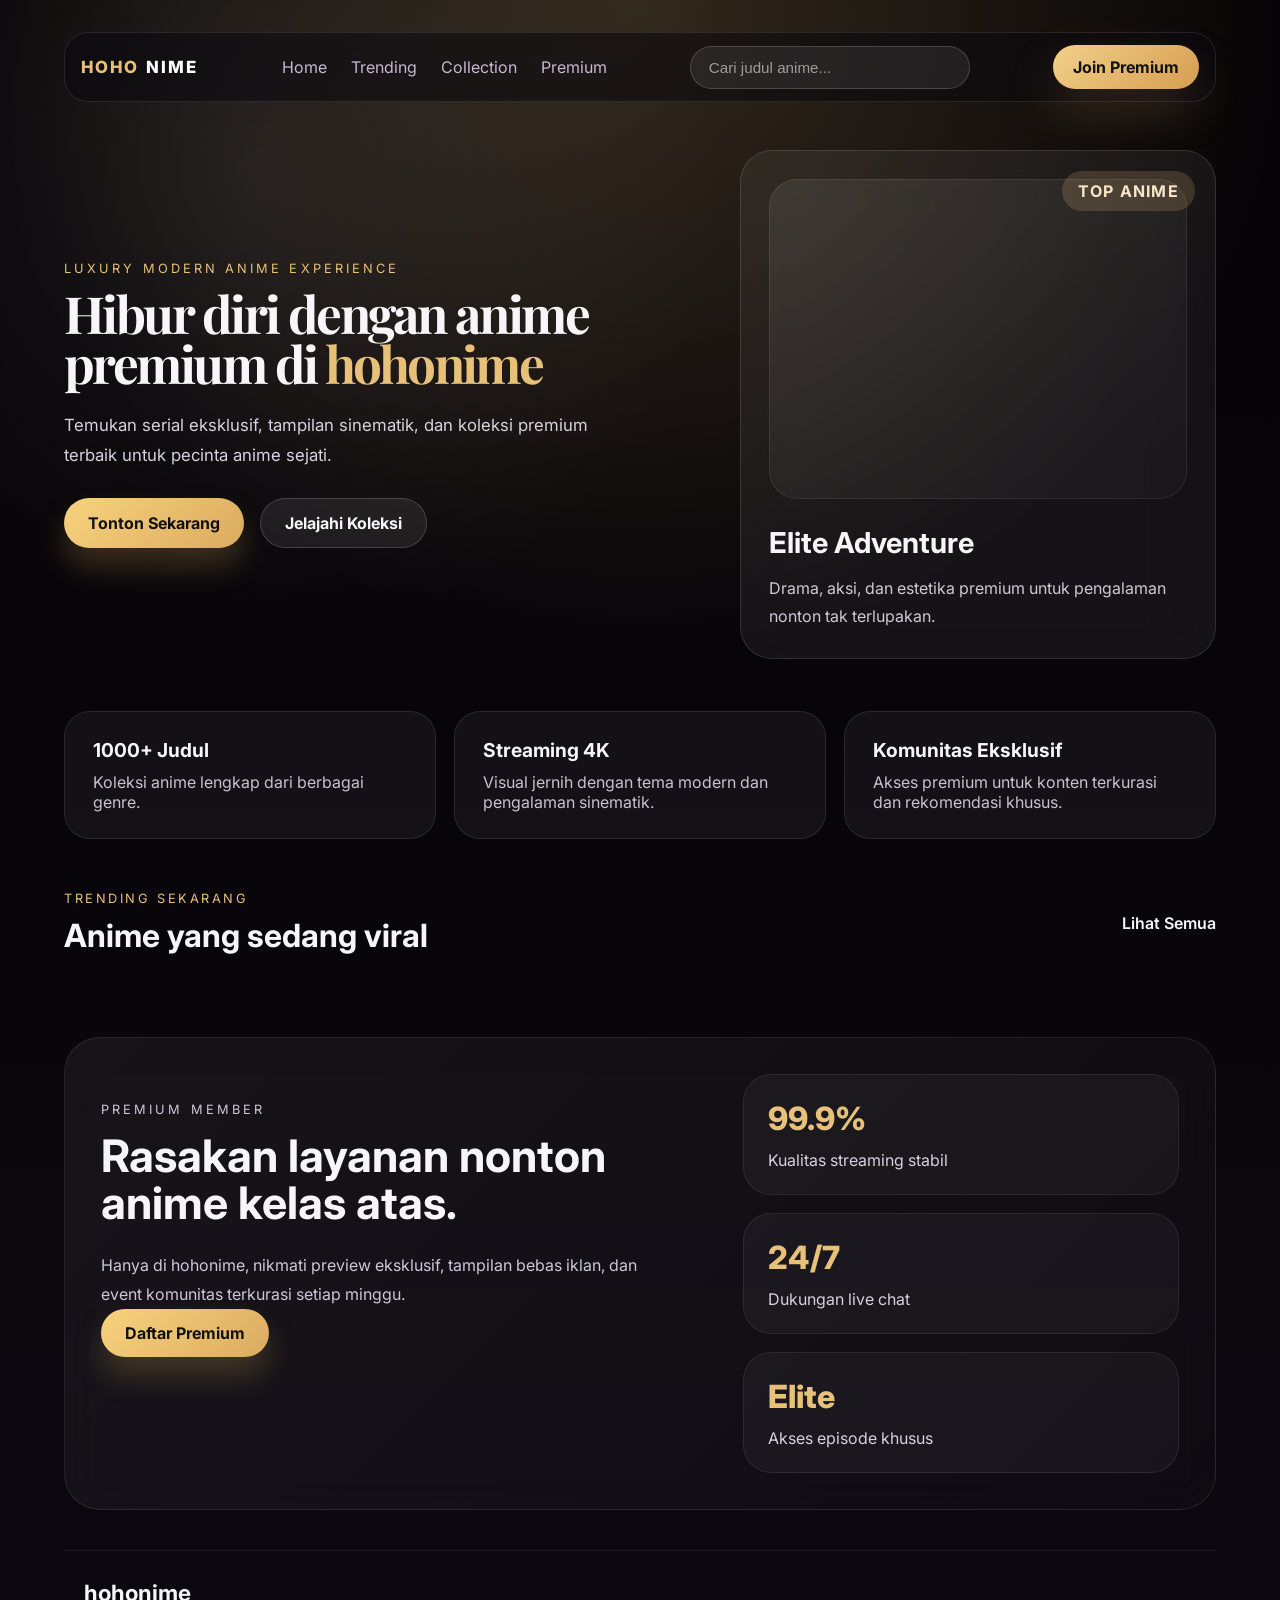
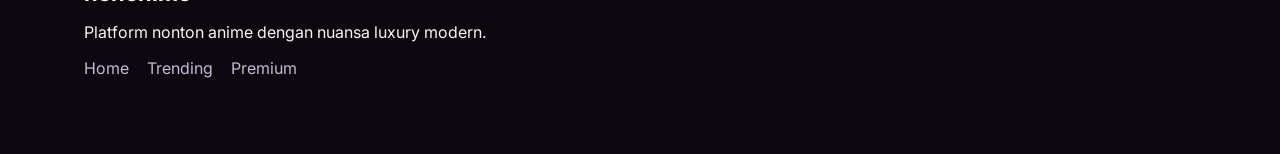
<file: index.html>
<!DOCTYPE html>
<html lang="id">
<head>
  <meta charset="UTF-8" />
  <meta name="viewport" content="width=device-width, initial-scale=1.0" />
  <title>hohonime | Nonton Anime Luxury Modern</title>
  <link rel="preconnect" href="https://fonts.googleapis.com" />
  <link rel="preconnect" href="https://fonts.gstatic.com" crossorigin />
  <link href="https://fonts.googleapis.com/css2?family=Inter:wght@400;500;600;700;800&family=Playfair+Display:wght@600;700;800&display=swap" rel="stylesheet" />
  <link rel="stylesheet" href="styles.css" />
</head>
<body>
  <div class="page-shell">
    <header class="topbar">
      <div class="brand">
        <span class="brand-mark">hoho</span>
        <span class="brand-name">nime</span>
      </div>
      <nav class="nav-links">
        <a href="index.html">Home</a>
        <a href="trending.html">Trending</a>
        <a href="collection.html">Collection</a>
        <a href="premium.html">Premium</a>
      </nav>
      <form class="search-bar" action="search.html" method="get">
        <input type="search" name="q" placeholder="Cari judul anime..." aria-label="Search anime" />
      </form>
      <a href="premium.html" class="cta-btn">Join Premium</a>
    </header>

    <main>
      <section class="hero" id="home">
        <div class="hero-copy">
          <p class="eyebrow">Luxury modern anime experience</p>
          <h1>Hibur diri dengan anime premium di <span>hohonime</span></h1>
          <p class="hero-description">Temukan serial eksklusif, tampilan sinematik, dan koleksi premium terbaik untuk pecinta anime sejati.</p>
          <div class="hero-actions">
            <a href="trending.html" class="button primary">Tonton Sekarang</a>
            <a href="collection.html" class="button secondary">Jelajahi Koleksi</a>
          </div>
        </div>
        <div class="hero-card" id="home-hero-card">
          <div class="hero-badge">Top Anime</div>
          <div class="card-image" id="home-hero-image"></div>
          <div class="card-info">
            <h2 id="home-hero-title">Elite Adventure</h2>
            <p id="home-hero-desc">Drama, aksi, dan estetika premium untuk pengalaman nonton tak terlupakan.</p>
          </div>
        </div>
      </section>

      <section class="feature-strip">
        <div>
          <h3>1000+ Judul</h3>
          <p>Koleksi anime lengkap dari berbagai genre.</p>
        </div>
        <div>
          <h3>Streaming 4K</h3>
          <p>Visual jernih dengan tema modern dan pengalaman sinematik.</p>
        </div>
        <div>
          <h3>Komunitas Eksklusif</h3>
          <p>Akses premium untuk konten terkurasi dan rekomendasi khusus.</p>
        </div>
      </section>

      <section class="grid-section" id="trending">
        <div class="section-header">
          <div>
            <p class="section-title">Trending Sekarang</p>
            <h2>Anime yang sedang viral</h2>
          </div>
          <a href="collection.html" class="view-all">Lihat Semua</a>
        </div>
        <div class="card-grid" id="home-trending-grid"></div>
      </section>

      <section class="highlight-section" id="premium">
        <div class="highlight-copy">
          <p class="eyebrow">Premium Member</p>
          <h2>Rasakan layanan nonton anime kelas atas.</h2>
          <p>Hanya di hohonime, nikmati preview eksklusif, tampilan bebas iklan, dan event komunitas terkurasi setiap minggu.</p>
          <a href="#" class="button primary">Daftar Premium</a>
        </div>
        <div class="highlight-stats">
          <div>
            <span>99.9%</span>
            <p>Kualitas streaming stabil</p>
          </div>
          <div>
            <span>24/7</span>
            <p>Dukungan live chat</p>
          </div>
          <div>
            <span>Elite</span>
            <p>Akses episode khusus</p>
          </div>
        </div>
      </section>
    </main>

    <footer class="footer">
      <div>
        <p class="brand-footer">hohonime</p>
        <p>Platform nonton anime dengan nuansa luxury modern.</p>
      </div>
      <div class="footer-links">
        <a href="index.html">Home</a>
        <a href="trending.html">Trending</a>
        <a href="premium.html">Premium</a>
      </div>
    </footer>
  </div>
  <script src="app.js"></script>
</body>
</html>
</file>
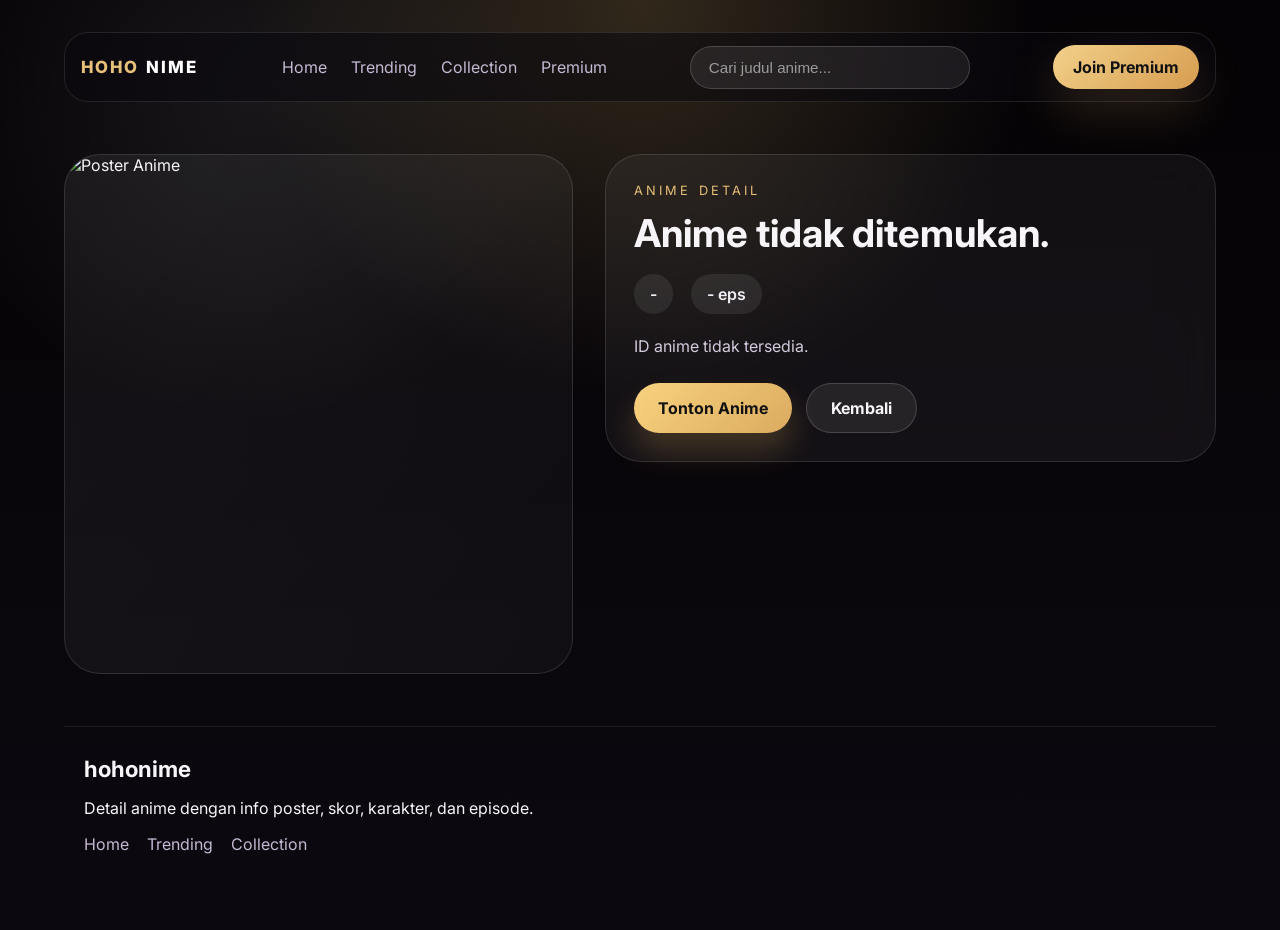
<file: anime.html>
<!DOCTYPE html>
<html lang="id">
<head>
  <meta charset="UTF-8" />
  <meta name="viewport" content="width=device-width, initial-scale=1.0" />
  <title>hohonime | Anime Detail</title>
  <link rel="preconnect" href="https://fonts.googleapis.com" />
  <link rel="preconnect" href="https://fonts.gstatic.com" crossorigin />
  <link href="https://fonts.googleapis.com/css2?family=Inter:wght@400;500;600;700;800&family=Playfair+Display:wght@600;700;800&display=swap" rel="stylesheet" />
  <link rel="stylesheet" href="styles.css" />
</head>
<body>
  <div class="page-shell">
    <header class="topbar">
      <div class="brand">
        <span class="brand-mark">hoho</span>
        <span class="brand-name">nime</span>
      </div>
      <nav class="nav-links">
        <a href="index.html">Home</a>
        <a href="trending.html">Trending</a>
        <a href="collection.html">Collection</a>
        <a href="premium.html">Premium</a>
      </nav>
      <form class="search-bar" action="search.html" method="get">
        <input type="search" name="q" placeholder="Cari judul anime..." aria-label="Search anime" />
      </form>
      <a href="premium.html" class="cta-btn">Join Premium</a>
    </header>

    <main>
      <section class="anime-detail-hero">
        <div class="detail-poster" id="anime-poster">
          <img id="anime-poster-img" alt="Poster Anime" />
        </div>
        <div class="detail-copy">
          <p class="eyebrow" id="anime-type">Anime Detail</p>
          <h1 id="anime-title">Loading...</h1>
          <div class="detail-meta">
            <span id="anime-score">-</span>
            <span id="anime-episodes">- eps</span>
          </div>
          <p class="detail-description" id="anime-synopsis">Menunggu data anime...</p>
          <div class="detail-characters" id="anime-characters"></div>
          <div class="detail-actions">
            <a id="watch-button" href="#" class="button primary">Tonton Anime</a>
            <a href="javascript:history.back()" class="button secondary">Kembali</a>
          </div>
        </div>
      </section>
    </main>

    <footer class="footer">
      <div>
        <p class="brand-footer">hohonime</p>
        <p>Detail anime dengan info poster, skor, karakter, dan episode.</p>
      </div>
      <div class="footer-links">
        <a href="index.html">Home</a>
        <a href="trending.html">Trending</a>
        <a href="collection.html">Collection</a>
      </div>
    </footer>
  </div>
  <script src="app.js"></script>
</body>
</html>
</file>
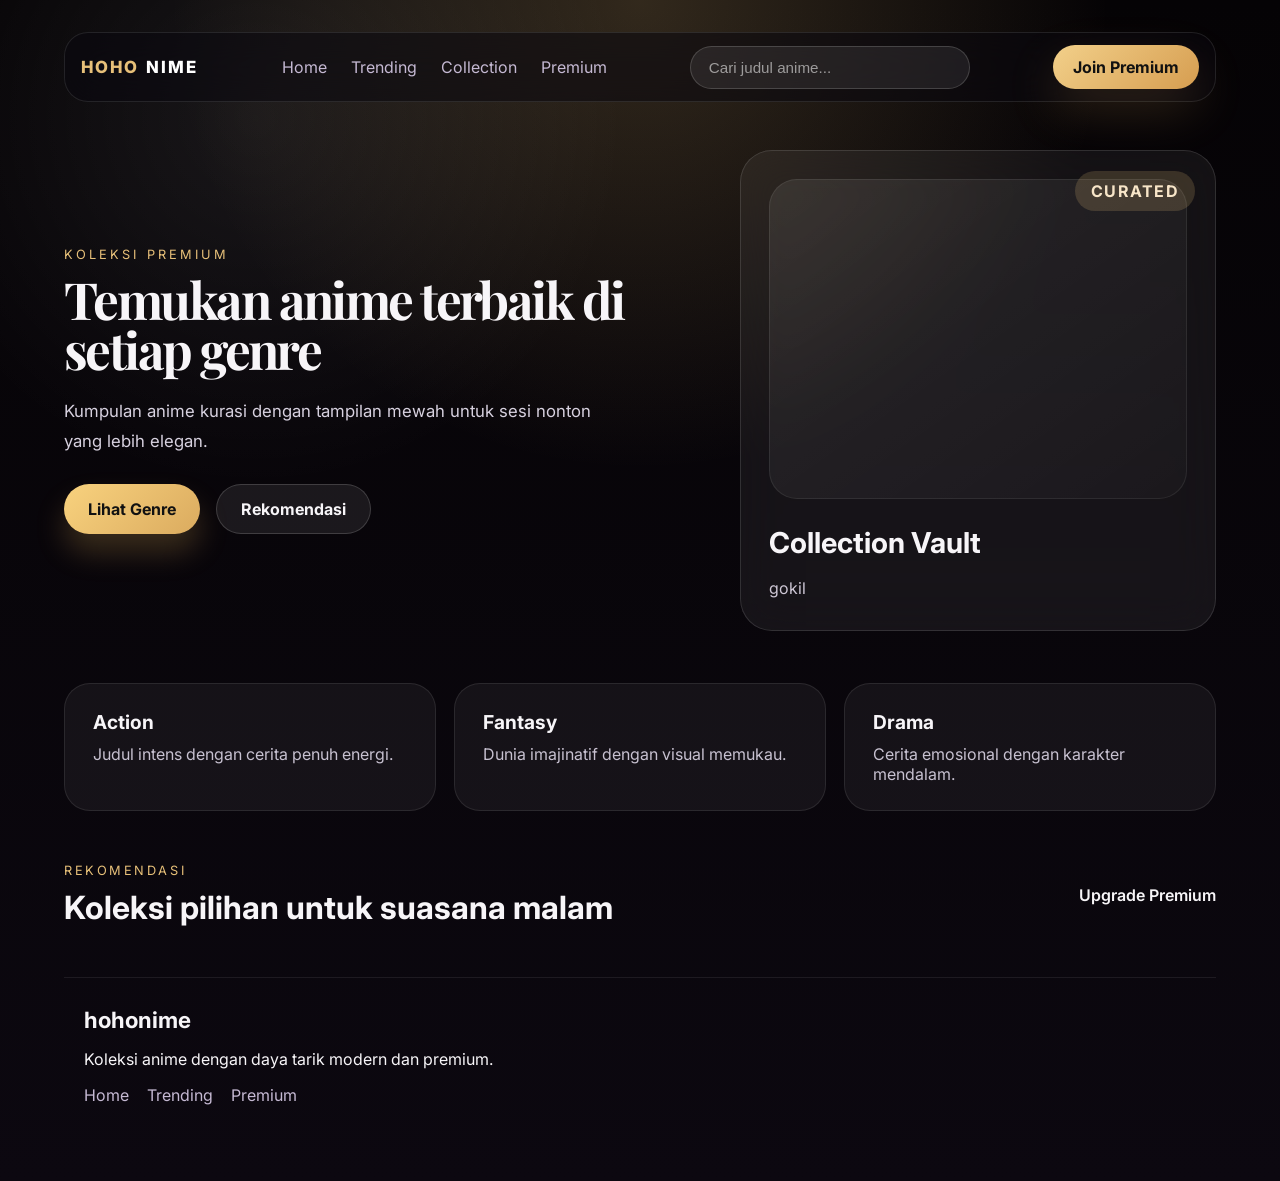
<file: collection.html>
<!DOCTYPE html>
<html lang="id">
<head>
  <meta charset="UTF-8" />
  <meta name="viewport" content="width=device-width, initial-scale=1.0" />
  <title>hohonime | Collection</title>
  <link rel="preconnect" href="https://fonts.googleapis.com" />
  <link rel="preconnect" href="https://fonts.gstatic.com" crossorigin />
  <link href="https://fonts.googleapis.com/css2?family=Inter:wght@400;500;600;700;800&family=Playfair+Display:wght@600;700;800&display=swap" rel="stylesheet" />
  <link rel="stylesheet" href="styles.css" />
</head>
<body>
  <div class="page-shell">
    <header class="topbar">
      <div class="brand">
        <span class="brand-mark">hoho</span>
        <span class="brand-name">nime</span>
      </div>
      <nav class="nav-links">
        <a href="index.html">Home</a>
        <a href="trending.html">Trending</a>
        <a href="collection.html">Collection</a>
        <a href="premium.html">Premium</a>
      </nav>
      <form class="search-bar" action="search.html" method="get">
        <input type="search" name="q" placeholder="Cari judul anime..." aria-label="Search anime" />
      </form>
      <a href="premium.html" class="cta-btn">Join Premium</a>
    </header>

    <main>
      <section class="hero" id="collection-page">
        <div class="hero-copy">
          <p class="eyebrow">Koleksi Premium</p>
          <h1>Temukan anime terbaik di setiap genre</h1>
          <p class="hero-description">Kumpulan anime kurasi dengan tampilan mewah untuk sesi nonton yang lebih elegan.</p>
          <div class="hero-actions">
            <a href="#genres" class="button primary">Lihat Genre</a>
            <a href="#featured" class="button secondary">Rekomendasi</a>
          </div>
        </div>
        <div class="hero-card">
          <div class="hero-badge">Curated</div>
          <div class="card-image"></div>
          <div class="card-info">
            <h2>Collection Vault</h2>
            <p>gokil</p>
          </div>
        </div>
      </section>

      <section class="feature-strip" id="genres">
        <div>
          <h3>Action</h3>
          <p>Judul intens dengan cerita penuh energi.</p>
        </div>
        <div>
          <h3>Fantasy</h3>
          <p>Dunia imajinatif dengan visual memukau.</p>
        </div>
        <div>
          <h3>Drama</h3>
          <p>Cerita emosional dengan karakter mendalam.</p>
        </div>
      </section>

      <section class="grid-section" id="featured">
        <div class="section-header">
          <div>
            <p class="section-title">Rekomendasi</p>
            <h2>Koleksi pilihan untuk suasana malam</h2>
          </div>
          <a href="premium.html" class="view-all">Upgrade Premium</a>
        </div>
        <div class="card-grid" id="collection-grid"></div>
        <div class="pagination-wrapper" id="collection-pagination"></div>
      </section>
    </main>

    <footer class="footer">
      <div>
        <p class="brand-footer">hohonime</p>
        <p>Koleksi anime dengan daya tarik modern dan premium.</p>
      </div>
      <div class="footer-links">
        <a href="index.html">Home</a>
        <a href="trending.html">Trending</a>
        <a href="premium.html">Premium</a>
      </div>
    </footer>
  </div>
  <script src="app.js"></script>
</body>
</html>
</file>
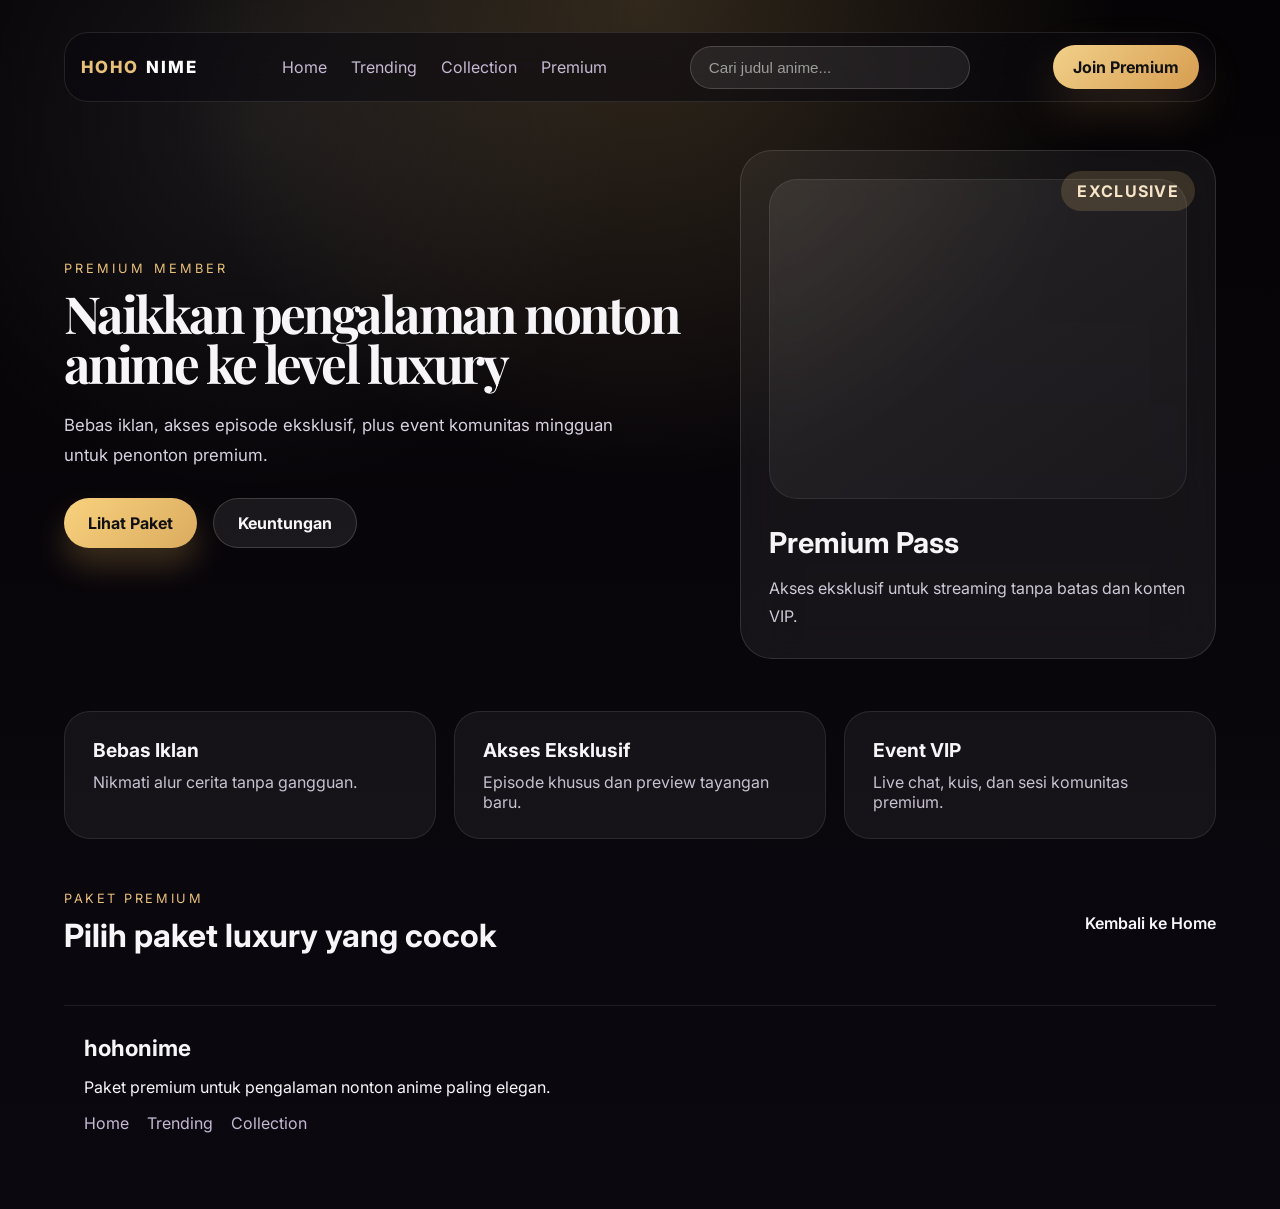
<file: premium.html>
<!DOCTYPE html>
<html lang="id">
<head>
  <meta charset="UTF-8" />
  <meta name="viewport" content="width=device-width, initial-scale=1.0" />
  <title>hohonime | Premium</title>
  <link rel="preconnect" href="https://fonts.googleapis.com" />
  <link rel="preconnect" href="https://fonts.gstatic.com" crossorigin />
  <link href="https://fonts.googleapis.com/css2?family=Inter:wght@400;500;600;700;800&family=Playfair+Display:wght@600;700;800&display=swap" rel="stylesheet" />
  <link rel="stylesheet" href="styles.css" />
</head>
<body>
  <div class="page-shell">
    <header class="topbar">
      <div class="brand">
        <span class="brand-mark">hoho</span>
        <span class="brand-name">nime</span>
      </div>
      <nav class="nav-links">
        <a href="index.html">Home</a>
        <a href="trending.html">Trending</a>
        <a href="collection.html">Collection</a>
        <a href="premium.html">Premium</a>
      </nav>
      <form class="search-bar" action="search.html" method="get">
        <input type="search" name="q" placeholder="Cari judul anime..." aria-label="Search anime" />
      </form>
      <a href="premium.html" class="cta-btn">Join Premium</a>
    </header>

    <main>
      <section class="hero" id="premium-page">
        <div class="hero-copy">
          <p class="eyebrow">Premium member</p>
          <h1>Naikkan pengalaman nonton anime ke level luxury</h1>
          <p class="hero-description">Bebas iklan, akses episode eksklusif, plus event komunitas mingguan untuk penonton premium.</p>
          <div class="hero-actions">
            <a href="#plans" class="button primary">Lihat Paket</a>
            <a href="#benefits" class="button secondary">Keuntungan</a>
          </div>
        </div>
        <div class="hero-card">
          <div class="hero-badge">Exclusive</div>
          <div class="card-image"></div>
          <div class="card-info">
            <h2>Premium Pass</h2>
            <p>Akses eksklusif untuk streaming tanpa batas dan konten VIP.</p>
          </div>
        </div>
      </section>

      <section class="feature-strip" id="benefits">
        <div>
          <h3>Bebas Iklan</h3>
          <p>Nikmati alur cerita tanpa gangguan.</p>
        </div>
        <div>
          <h3>Akses Eksklusif</h3>
          <p>Episode khusus dan preview tayangan baru.</p>
        </div>
        <div>
          <h3>Event VIP</h3>
          <p>Live chat, kuis, dan sesi komunitas premium.</p>
        </div>
      </section>

      <section class="grid-section" id="plans">
        <div class="section-header">
          <div>
            <p class="section-title">Paket Premium</p>
            <h2>Pilih paket luxury yang cocok</h2>
          </div>
          <a href="index.html" class="view-all">Kembali ke Home</a>
        </div>
        <div class="card-grid" id="premium-grid"></div>
        <div class="pagination-wrapper" id="premium-pagination"></div>
      </section>
    </main>

    <footer class="footer">
      <div>
        <p class="brand-footer">hohonime</p>
        <p>Paket premium untuk pengalaman nonton anime paling elegan.</p>
      </div>
      <div class="footer-links">
        <a href="index.html">Home</a>
        <a href="trending.html">Trending</a>
        <a href="collection.html">Collection</a>
      </div>
    </footer>
  </div>
  <script src="app.js"></script>
</body>
</html>
</file>
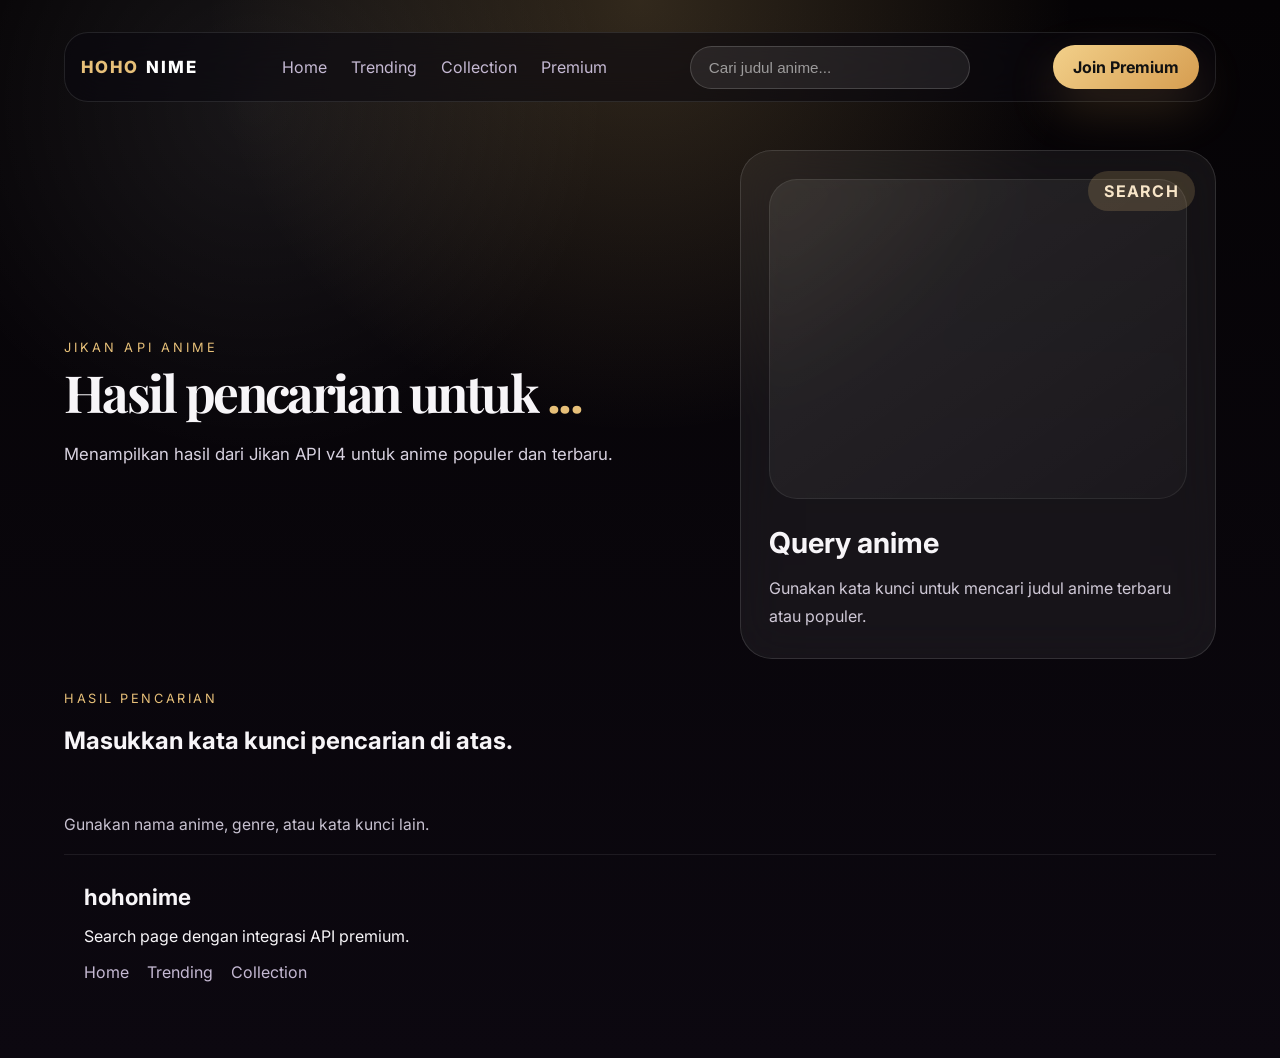
<file: search.html>
<!DOCTYPE html>
<html lang="id">
<head>
  <meta charset="UTF-8" />
  <meta name="viewport" content="width=device-width, initial-scale=1.0" />
  <title>hohonime | Search</title>
  <link rel="preconnect" href="https://fonts.googleapis.com" />
  <link rel="preconnect" href="https://fonts.gstatic.com" crossorigin />
  <link href="https://fonts.googleapis.com/css2?family=Inter:wght@400;500;600;700;800&family=Playfair+Display:wght@600;700;800&display=swap" rel="stylesheet" />
  <link rel="stylesheet" href="styles.css" />
</head>
<body>
  <div class="page-shell">
    <header class="topbar">
      <div class="brand">
        <span class="brand-mark">hoho</span>
        <span class="brand-name">nime</span>
      </div>
      <nav class="nav-links">
        <a href="index.html">Home</a>
        <a href="trending.html">Trending</a>
        <a href="collection.html">Collection</a>
        <a href="premium.html">Premium</a>
      </nav>
      <form class="search-bar" action="search.html" method="get">
        <input type="search" name="q" placeholder="Cari judul anime..." aria-label="Search anime" />
      </form>
      <a href="premium.html" class="cta-btn">Join Premium</a>
    </header>

    <main>
      <section class="hero search-hero">
        <div class="hero-copy">
          <p class="eyebrow">Jikan API Anime</p>
          <h1>Hasil pencarian untuk <span id="search-keyword">...</span></h1>
          <p class="hero-description">Menampilkan hasil dari Jikan API v4 untuk anime populer dan terbaru.</p>
        </div>
        <div class="hero-card">
          <div class="hero-badge">Search</div>
          <div class="card-image"></div>
          <div class="card-info">
            <h2>Query anime</h2>
            <p>Gunakan kata kunci untuk mencari judul anime terbaru atau populer.</p>
          </div>
        </div>
      </section>

      <section class="search-results" id="search-results">
        <div class="section-header">
          <div>
            <p class="section-title">Hasil Pencarian</p>
            <h2 id="search-heading">Menunggu pencarian...</h2>
          </div>
        </div>
        <div class="card-grid" id="search-grid"></div>
        <p class="search-status" id="search-status"></p>
      </section>
    </main>

    <footer class="footer">
      <div>
        <p class="brand-footer">hohonime</p>
        <p>Search page dengan integrasi API premium.</p>
      </div>
      <div class="footer-links">
        <a href="index.html">Home</a>
        <a href="trending.html">Trending</a>
        <a href="collection.html">Collection</a>
      </div>
    </footer>
  </div>
  <script src="app.js"></script>
</body>
</html>
</file>
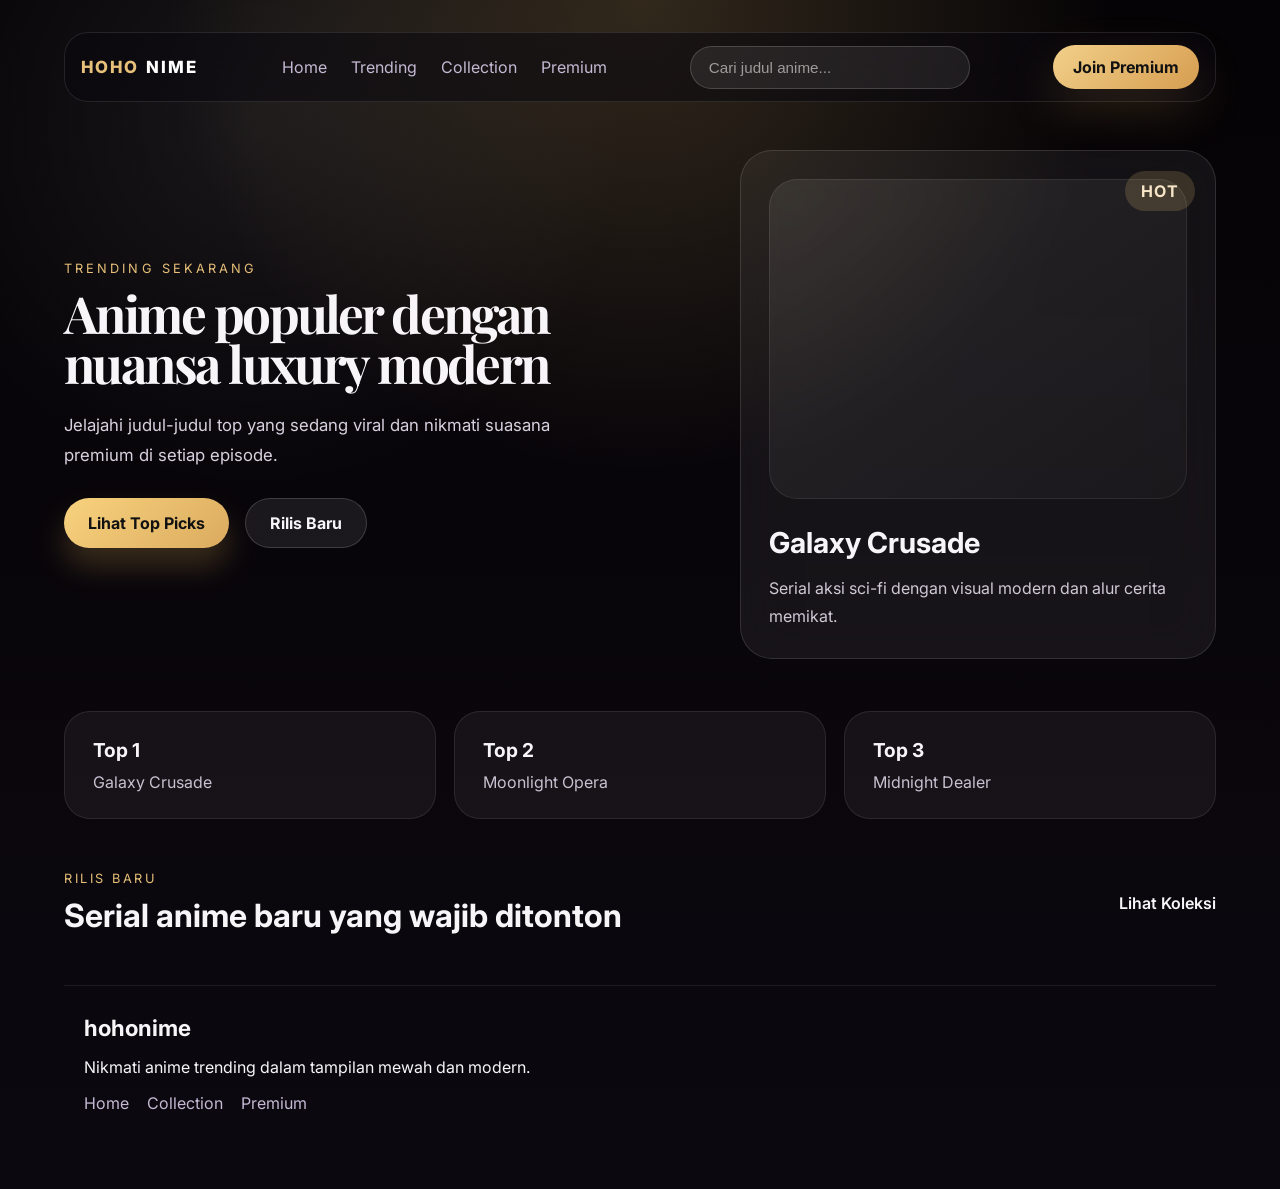
<file: trending.html>
<!DOCTYPE html>
<html lang="id">
<head>
  <meta charset="UTF-8" />
  <meta name="viewport" content="width=device-width, initial-scale=1.0" />
  <title>hohonime | Trending</title>
  <link rel="preconnect" href="https://fonts.googleapis.com" />
  <link rel="preconnect" href="https://fonts.gstatic.com" crossorigin />
  <link href="https://fonts.googleapis.com/css2?family=Inter:wght@400;500;600;700;800&family=Playfair+Display:wght@600;700;800&display=swap" rel="stylesheet" />
  <link rel="stylesheet" href="styles.css" />
</head>
<body>
  <div class="page-shell">
    <header class="topbar">
      <div class="brand">
        <span class="brand-mark">hoho</span>
        <span class="brand-name">nime</span>
      </div>
      <nav class="nav-links">
        <a href="index.html">Home</a>
        <a href="trending.html">Trending</a>
        <a href="collection.html">Collection</a>
        <a href="premium.html">Premium</a>
      </nav>
      <form class="search-bar" action="search.html" method="get">
        <input type="search" name="q" placeholder="Cari judul anime..." aria-label="Search anime" />
      </form>
      <a href="premium.html" class="cta-btn">Join Premium</a>
    </header>

    <main>
      <section class="hero" id="trending-page">
        <div class="hero-copy">
          <p class="eyebrow">Trending sekarang</p>
          <h1>Anime populer dengan nuansa luxury modern</h1>
          <p class="hero-description">Jelajahi judul-judul top yang sedang viral dan nikmati suasana premium di setiap episode.</p>
          <div class="hero-actions">
            <a href="#top-picks" class="button primary">Lihat Top Picks</a>
            <a href="#new-arrivals" class="button secondary">Rilis Baru</a>
          </div>
        </div>
        <div class="hero-card">
          <div class="hero-badge">Hot</div>
          <div class="card-image"></div>
          <div class="card-info">
            <h2>Galaxy Crusade</h2>
            <p>Serial aksi sci-fi dengan visual modern dan alur cerita memikat.</p>
          </div>
        </div>
      </section>

      <section class="feature-strip" id="top-picks">
        <div>
          <h3>Top 1</h3>
          <p>Galaxy Crusade</p>
        </div>
        <div>
          <h3>Top 2</h3>
          <p>Moonlight Opera</p>
        </div>
        <div>
          <h3>Top 3</h3>
          <p>Midnight Dealer</p>
        </div>
      </section>

      <section class="grid-section" id="new-arrivals">
        <div class="section-header">
          <div>
            <p class="section-title">Rilis Baru</p>
            <h2>Serial anime baru yang wajib ditonton</h2>
          </div>
          <a href="collection.html" class="view-all">Lihat Koleksi</a>
        </div>
        <div class="card-grid" id="trending-grid"></div>
        <div class="pagination-wrapper" id="trending-pagination"></div>
      </section>
    </main>

    <footer class="footer">
      <div>
        <p class="brand-footer">hohonime</p>
        <p>Nikmati anime trending dalam tampilan mewah dan modern.</p>
      </div>
      <div class="footer-links">
        <a href="index.html">Home</a>
        <a href="collection.html">Collection</a>
        <a href="premium.html">Premium</a>
      </div>
    </footer>
  </div>
  <script src="app.js"></script>
</body>
</html>
</file>
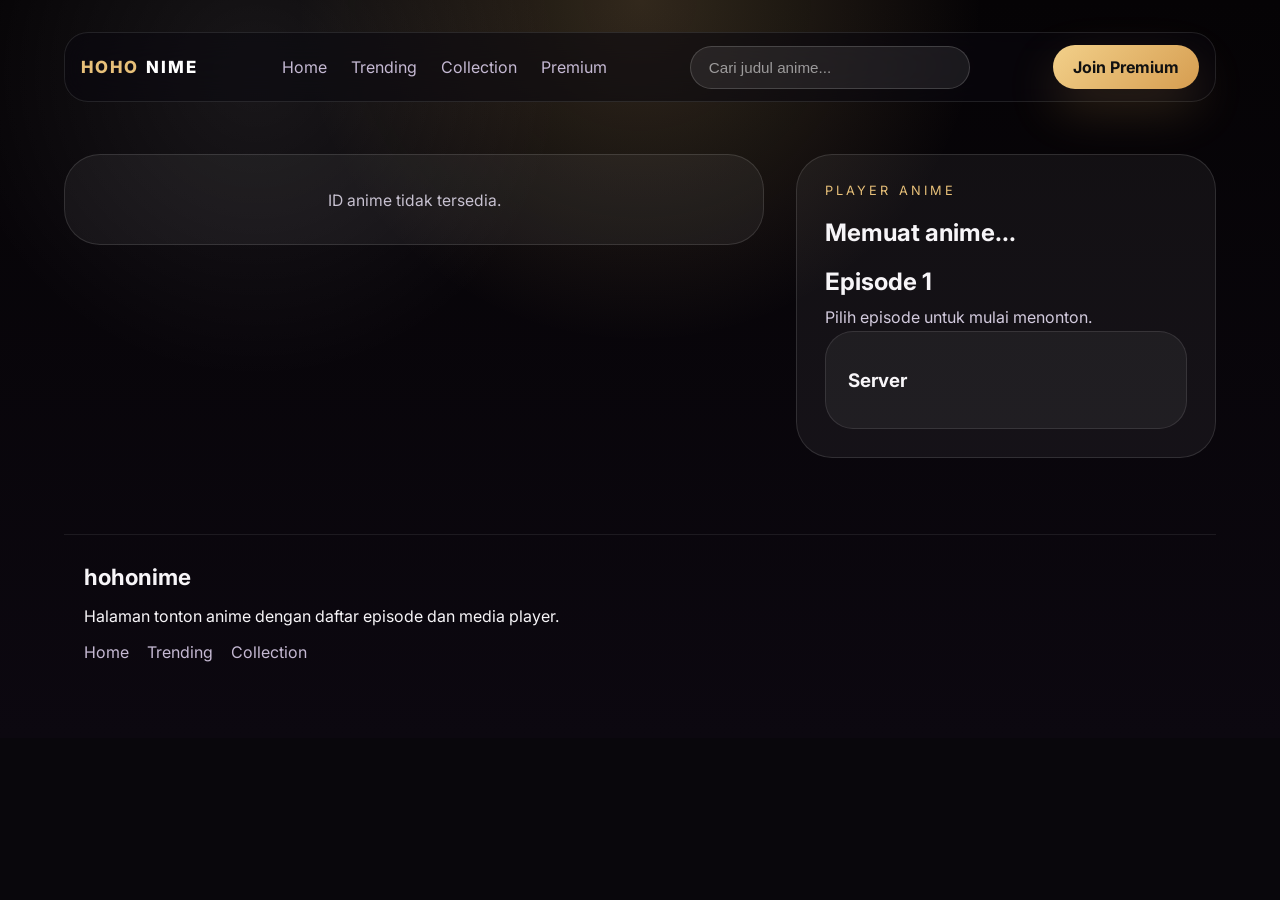
<file: watch.html>
<!DOCTYPE html>
<html lang="id">
<head>
  <meta charset="UTF-8" />
  <meta name="viewport" content="width=device-width, initial-scale=1.0" />
  <title>hohonime | Tonton Anime</title>
  <link rel="preconnect" href="https://fonts.googleapis.com" />
  <link rel="preconnect" href="https://fonts.gstatic.com" crossorigin />
  <link href="https://fonts.googleapis.com/css2?family=Inter:wght@400;500;600;700;800&family=Playfair+Display:wght@600;700;800&display=swap" rel="stylesheet" />
  <link rel="stylesheet" href="styles.css" />
</head>
<body>
  <div class="page-shell">
    <header class="topbar">
      <div class="brand">
        <span class="brand-mark">hoho</span>
        <span class="brand-name">nime</span>
      </div>
      <nav class="nav-links">
        <a href="index.html">Home</a>
        <a href="trending.html">Trending</a>
        <a href="collection.html">Collection</a>
        <a href="premium.html">Premium</a>
      </nav>
      <form class="search-bar" action="search.html" method="get">
        <input type="search" name="q" placeholder="Cari judul anime..." aria-label="Search anime" />
      </form>
      <a href="premium.html" class="cta-btn">Join Premium</a>
    </header>

    <main>
      <section class="watch-hero">
        <div class="watch-player" id="watch-player">
          <div class="watch-video-placeholder">
            <p>Pilih episode untuk menonton</p>
          </div>
        </div>
        <div class="watch-sidebar">
          <div class="watch-meta">
            <p class="eyebrow" id="watch-anime-type">Player Anime</p>
            <h1 id="watch-anime-title">Memuat anime...</h1>
            <div class="watch-current">
              <h2 id="watch-current-title">Episode 1</h2>
              <p id="watch-current-desc">Pilih episode untuk mulai menonton.</p>
            </div>
            <div class="watch-server-group">
              <h3>Server</h3>
              <div class="watch-server-list" id="watch-server-list"></div>
            </div>
          </div>
          <div class="episode-list" id="episode-list"></div>
        </div>
      </section>
    </main>

    <footer class="footer">
      <div>
        <p class="brand-footer">hohonime</p>
        <p>Halaman tonton anime dengan daftar episode dan media player.</p>
      </div>
      <div class="footer-links">
        <a href="index.html">Home</a>
        <a href="trending.html">Trending</a>
        <a href="collection.html">Collection</a>
      </div>
    </footer>
  </div>
  <script src="app.js"></script>
</body>
</html>
</file>
<file: styles.css>
:root {
  color-scheme: dark;
  font-family: 'Inter', sans-serif;
  background: #09070c;
  color: #f7f5f8;
  --primary: #e7c079;
  --muted: #9d92a8;
  --surface: rgba(255, 255, 255, 0.07);
  --surface-strong: rgba(255, 255, 255, 0.12);
  --border: rgba(255, 255, 255, 0.1);
}

* {
  box-sizing: border-box;
}

html, body {
  margin: 0;
  min-height: 100%;
}

body {
  background: radial-gradient(circle at top, rgba(231, 192, 121, 0.2), transparent 35%),
    radial-gradient(circle at 20% 10%, rgba(255, 255, 255, 0.08), transparent 25%),
    linear-gradient(180deg, #050305 0%, #0c0810 100%);
  color: #f7f5f8;
}

.page-shell {
  max-width: 1200px;
  margin: 0 auto;
  padding: 32px 24px 48px;
}

.topbar {
  display: flex;
  align-items: center;
  justify-content: space-between;
  gap: 20px;
  padding: 12px 16px;
  border: 1px solid rgba(255,255,255,.1);
  border-radius: 24px;
  backdrop-filter: blur(18px);
  background: rgba(10, 8, 15, 0.55);
}

.brand {
  display: flex;
  align-items: baseline;
  gap: 0.45rem;
  font-weight: 800;
  letter-spacing: 0.12em;
  text-transform: uppercase;
  font-size: 1.05rem;
}

.brand-mark {
  color: var(--primary);
}

.brand-name {
  color: #fff;
}

.nav-links {
  display: flex;
  gap: 24px;
  flex-wrap: wrap;
}

.search-bar {
  min-width: 280px;
  max-width: 360px;
}

.search-bar input {
  width: 100%;
  padding: 12px 18px;
  border-radius: 999px;
  border: 1px solid rgba(255,255,255,0.16);
  background: rgba(255,255,255,0.08);
  color: #f8f4ff;
  outline: none;
  font-size: 0.95rem;
  transition: border-color 0.2s ease, background 0.2s ease;
}

.search-bar input::placeholder {
  color: rgba(255,255,255,0.55);
}

.search-bar input:focus {
  border-color: rgba(231, 192, 121, 0.6);
  background: rgba(255,255,255,0.12);
}

.nav-links a,
.footer-links a {
  color: #c5b9d3;
  text-decoration: none;
  transition: color 0.2s ease;
}

.nav-links a:hover,
.footer-links a:hover {
  color: #fff;
}

.cta-btn {
  padding: 12px 20px;
  border-radius: 999px;
  color: #111;
  background: linear-gradient(135deg, #f2d08a, #d69d50);
  text-decoration: none;
  font-weight: 700;
  box-shadow: 0 20px 50px rgba(215, 167, 91, 0.2);
}

.hero {
  display: grid;
  grid-template-columns: 1.15fr 0.85fr;
  gap: 32px;
  align-items: center;
  margin-top: 48px;
}

.eyebrow {
  text-transform: uppercase;
  letter-spacing: 0.24em;
  color: var(--primary);
  margin: 0 0 12px;
  font-size: 0.8rem;
}

.hero h1 {
  margin: 0;
  font-family: 'Playfair Display', serif;
  font-size: clamp(3rem, 4vw, 4.6rem);
  line-height: 0.98;
  letter-spacing: -0.05em;
}

.hero h1 span {
  color: var(--primary);
}

.hero-description {
  max-width: 560px;
  margin: 22px 0 0;
  font-size: 1.05rem;
  line-height: 1.8;
  color: #d7d1df;
}

.hero-actions {
  display: flex;
  flex-wrap: wrap;
  gap: 16px;
  margin-top: 28px;
}

.button {
  display: inline-flex;
  align-items: center;
  justify-content: center;
  padding: 14px 24px;
  border-radius: 999px;
  text-decoration: none;
  font-weight: 700;
  transition: transform 0.2s ease, box-shadow 0.2s ease;
}

.button:hover {
  transform: translateY(-2px);
}

.primary {
  color: #111;
  background: linear-gradient(135deg, #f8d27e, #dbab5f);
  box-shadow: 0 18px 30px rgba(239, 180, 92, 0.22);
}

.secondary {
  color: #f7f5f8;
  background: rgba(255,255,255,0.08);
  border: 1px solid rgba(255,255,255,0.16);
}

.hero-card {
  position: relative;
  padding: 28px;
  border-radius: 32px;
  background: rgba(255, 255, 255, 0.06);
  border: 1px solid rgba(255, 255, 255, 0.12);
  backdrop-filter: blur(24px);
  overflow: hidden;
}

.hero-badge {
  position: absolute;
  top: 20px;
  right: 20px;
  padding: 10px 16px;
  border-radius: 999px;
  background: rgba(231, 192, 121, 0.18);
  color: #f7e5c8;
  font-weight: 700;
  letter-spacing: 0.08em;
  text-transform: uppercase;
}

.card-image {
  width: 100%;
  height: 320px;
  border-radius: 28px;
  background: linear-gradient(145deg, rgba(255,255,255,0.08), rgba(255,255,255,0.02));
  box-shadow: inset 0 0 0 1px rgba(255,255,255,0.08);
  margin-bottom: 26px;
}

.card-info h2 {
  margin: 0;
  font-size: 1.8rem;
}

.card-info p {
  margin: 14px 0 0;
  color: #cfc8d6;
  line-height: 1.75;
}

.feature-strip {
  display: grid;
  grid-template-columns: repeat(3, minmax(0, 1fr));
  gap: 18px;
  margin: 52px 0;
}

.feature-strip > div {
  padding: 26px 28px;
  border-radius: 26px;
  background: rgba(255, 255, 255, 0.05);
  border: 1px solid rgba(255,255,255,0.09);
}

.feature-strip h3 {
  margin: 0 0 10px;
  font-size: 1.2rem;
}

.feature-strip p {
  margin: 0;
  color: #c7c1d0;
}

.grid-section {
  margin-top: 24px;
}

.search-results {
  margin-top: 32px;
}

.search-status {
  margin-top: 18px;
  color: #c7c1d0;
  font-size: 0.98rem;
}

.section-header {
  display: flex;
  justify-content: space-between;
  align-items: center;
  gap: 20px;
  margin-bottom: 22px;
}

.section-title {
  margin: 0 0 10px;
  color: var(--primary);
  text-transform: uppercase;
  letter-spacing: 0.2em;
  font-size: 0.8rem;
}

.grid-section h2 {
  margin: 0;
  font-size: 2rem;
}

.view-all {
  color: #f7f5f8;
  text-decoration: none;
  font-weight: 600;
}

.card-grid {
  display: grid;
  grid-template-columns: repeat(3, minmax(0, 1fr));
  gap: 24px;
}

.anime-card {
  padding: 22px;
  border-radius: 28px;
  background: rgba(255, 255, 255, 0.04);
  border: 1px solid rgba(255,255,255,0.1);
  transition: transform 0.2s ease, box-shadow 0.2s ease;
}

.anime-card:hover {
  transform: translateY(-6px);
  box-shadow: 0 25px 40px rgba(0,0,0,0.2);
}

.pagination-wrapper {
  margin-top: 28px;
  text-align: center;
}

.pagination-controls {
  display: inline-flex;
  align-items: center;
  gap: 12px;
}

.pagination-label {
  color: #d2cadd;
  font-weight: 600;
}

.pagination-button {
  min-width: 140px;
}

.anime-thumb {
  position: relative;
  width: 100%;
  height: 200px;
  border-radius: 24px;
  overflow: hidden;
  background: rgba(255,255,255,0.04);
  margin-bottom: 18px;
}

.anime-thumb::after {
  content: '';
  position: absolute;
  inset: 0;
  background: linear-gradient(135deg, rgba(0,0,0,0.18), rgba(0,0,0,0.45));
  pointer-events: none;
}

.anime-thumb img {
  width: 100%;
  height: 100%;
  object-fit: cover;
  display: block;
}

.thumb-1 {
  background-image: linear-gradient(135deg, rgba(253, 164, 70, 0.28), rgba(65, 58, 128, 0.65)),
    url('https://images.unsplash.com/photo-1517694712202-14dd9538aa97?auto=format&fit=crop&w=800&q=80');
}

.thumb-2 {
  background-image: linear-gradient(135deg, rgba(94, 146, 255, 0.2), rgba(29, 18, 74, 0.68)),
    url('https://images.unsplash.com/photo-1500530855697-b586d89ba3ee?auto=format&fit=crop&w=800&q=80');
}

.thumb-3 {
  background-image: linear-gradient(135deg, rgba(252, 121, 255, 0.2), rgba(32, 19, 77, 0.66)),
    url('https://images.unsplash.com/photo-1518770660439-4636190af475?auto=format&fit=crop&w=800&q=80');
}

.anime-content h3 {
  margin: 0 0 10px;
}

.anime-content p {
  margin: 0;
  color: #d2cadd;
  line-height: 1.7;
}

.highlight-section {
  display: grid;
  grid-template-columns: 1.4fr 1fr;
  gap: 32px;
  margin: 60px 0 40px;
  padding: 36px;
  border-radius: 36px;
  background: linear-gradient(135deg, rgba(255,255,255,0.06), rgba(255,255,255,0.02));
  border: 1px solid rgba(255,255,255,0.09);
  backdrop-filter: blur(18px);
}

.highlight-copy h2 {
  margin: 12px 0 0;
  font-size: 2.8rem;
  line-height: 1.05;
}

.highlight-copy p {
  margin: 24px 0 0;
  color: #cec7d9;
  max-width: 560px;
  line-height: 1.8;
}

.highlight-stats {
  display: grid;
  gap: 18px;
}

.highlight-stats div {
  padding: 24px;
  border-radius: 28px;
  background: rgba(255,255,255,0.04);
  border: 1px solid rgba(255,255,255,0.08);
}

.highlight-stats span {
  display: block;
  font-size: 2rem;
  font-weight: 800;
  margin-bottom: 12px;
  color: var(--primary);
}

.highlight-stats p {
  margin: 0;
  color: #d7d1df;
}

.anime-detail-hero {
  display: grid;
  grid-template-columns: 1fr 1.2fr;
  gap: 32px;
  align-items: start;
  margin: 52px 0;
}

.detail-poster {
  position: relative;
  min-height: 520px;
  border-radius: 36px;
  overflow: hidden;
  border: 1px solid rgba(255,255,255,0.12);
  background: linear-gradient(135deg, rgba(255,255,255,0.06), rgba(255,255,255,0.03));
}

.detail-poster img {
  width: 100%;
  height: 100%;
  object-fit: cover;
  display: block;
}

.detail-copy {
  padding: 28px;
  border-radius: 36px;
  background: rgba(255,255,255,0.05);
  border: 1px solid rgba(255,255,255,0.12);
  backdrop-filter: blur(24px);
}

.detail-copy h1 {
  margin: 0 0 18px;
  font-size: clamp(2.3rem, 3vw, 3.4rem);
}

.detail-meta {
  display: flex;
  gap: 18px;
  flex-wrap: wrap;
  margin: 18px 0;
}

.detail-meta span {
  display: inline-flex;
  align-items: center;
  gap: 10px;
  padding: 10px 16px;
  border-radius: 999px;
  background: rgba(255,255,255,0.08);
  color: #f1eef5;
  font-weight: 600;
}

.detail-description {
  margin: 0 0 22px;
  color: #d2cadd;
  line-height: 1.8;
}

.detail-characters h3 {
  margin: 0 0 14px;
  font-size: 1rem;
  letter-spacing: 0.1em;
  text-transform: uppercase;
  color: var(--primary);
}

.character-list {
  display: grid;
  grid-template-columns: repeat(2, minmax(0, 1fr));
  gap: 12px;
}

.character-list span {
  padding: 12px 16px;
  border-radius: 18px;
  background: rgba(255,255,255,0.06);
  border: 1px solid rgba(255,255,255,0.08);
  color: #e8e2ef;
}

.detail-actions {
  display: flex;
  gap: 14px;
  flex-wrap: wrap;
  margin-top: 20px;
}

.watch-hero {
  display: grid;
  grid-template-columns: 1.5fr 0.9fr;
  gap: 32px;
  margin: 52px 0;
  align-items: start;
}

.watch-player {
  min-height: 0;
  align-self: start;
  border-radius: 36px;
  background: rgba(255,255,255,0.05);
  border: 1px solid rgba(255,255,255,0.12);
  padding: 18px;
  display: flex;
  align-items: flex-start;
  justify-content: center;
}

.watch-video-placeholder,
.watch-video-screen {
  width: 100%;
  border-radius: 28px;
  background: radial-gradient(circle at top, rgba(231,192,121,0.12), transparent 30%),
    linear-gradient(180deg, rgba(255,255,255,0.06), rgba(255,255,255,0.03));
  text-align: center;
  color: #f3ebff;
  box-shadow: inset 0 0 0 1px rgba(255,255,255,0.08);
}

.watch-video-placeholder {
  min-height: 320px;
  padding: 32px;
  display: grid;
  place-content: center;
}

.watch-video-screen {
  min-height: 0;
  aspect-ratio: 16 / 9;
  overflow: hidden;
  position: relative;
}

.watch-video-screen iframe {
  position: absolute;
  top: 0;
  left: 0;
  width: 100%;
  height: 100%;
  border: none;
  display: block;
}

.watch-video-screen h3 {
  margin: 18px 0 0;
  font-size: 1.8rem;
}

.watch-sidebar {
  display: grid;
  gap: 24px;
}

.watch-meta {
  padding: 28px;
  border-radius: 36px;
  background: rgba(255,255,255,0.05);
  border: 1px solid rgba(255,255,255,0.12);
}

.watch-current h2 {
  margin: 14px 0 8px;
}

.watch-current p {
  margin: 0;
  color: #d2cadd;
  line-height: 1.7;
}

.episode-list {
  display: grid;
  gap: 12px;
}

.episode-button {
  width: 100%;
  text-align: left;
  padding: 16px 18px;
  border-radius: 18px;
  background: rgba(255,255,255,0.05);
  border: 1px solid rgba(255,255,255,0.08);
  color: #f7f5f8;
  cursor: pointer;
  transition: transform 0.2s ease, background 0.2s ease;
}

.episode-button:hover {
  transform: translateY(-1px);
  background: rgba(255,255,255,0.08);
}

.episode-button.active {
  background: rgba(231,192,121,0.18);
  border-color: rgba(231,192,121,0.25);
}

.watch-server-group {
  padding: 18px 22px;
  border-radius: 28px;
  background: rgba(255,255,255,0.05);
  border: 1px solid rgba(255,255,255,0.1);
}

.watch-server-list {
  display: grid;
  gap: 12px;
  margin-top: 12px;
}

.server-button {
  width: 100%;
  text-align: left;
}

.watch-video-loading {
  width: 100%;
  height: 100%;
  display: grid;
  place-content: center;
  color: #f3ebff;
  text-align: center;
  padding: 24px;
}

.watch-player iframe {
  width: 100%;
  height: 100%;
  border: none;
  border-radius: 28px;
}

.footer {
  justify-content: space-between;
  align-items: flex-start;
  gap: 24px;
  padding: 28px 20px;
  margin-top: 20px;
  border-top: 1px solid rgba(255,255,255,0.08);
}

.brand-footer {
  margin: 0 0 10px;
  font-size: 1.4rem;
  font-weight: 700;
}

.footer-links {
  display: flex;
  gap: 18px;
  flex-wrap: wrap;
}

@media (max-width: 950px) {
  .hero,
  .highlight-section,
  .anime-detail-hero,
  .watch-hero {
    grid-template-columns: 1fr;
  }

  .card-grid {
    grid-template-columns: 1fr;
  }

  .feature-strip {
    grid-template-columns: 1fr;
  }
}

@media (max-width: 640px) {
  .page-shell {
    padding: 20px 16px 32px;
  }

  .topbar {
    flex-direction: column;
    align-items: flex-start;
  }

  .nav-links {
    gap: 16px;
  }

  .hero h1 {
    font-size: 2.8rem;
  }

  .hero-card {
    padding: 22px;
  }

  .footer {
    flex-direction: column;
  }
}
</file>
